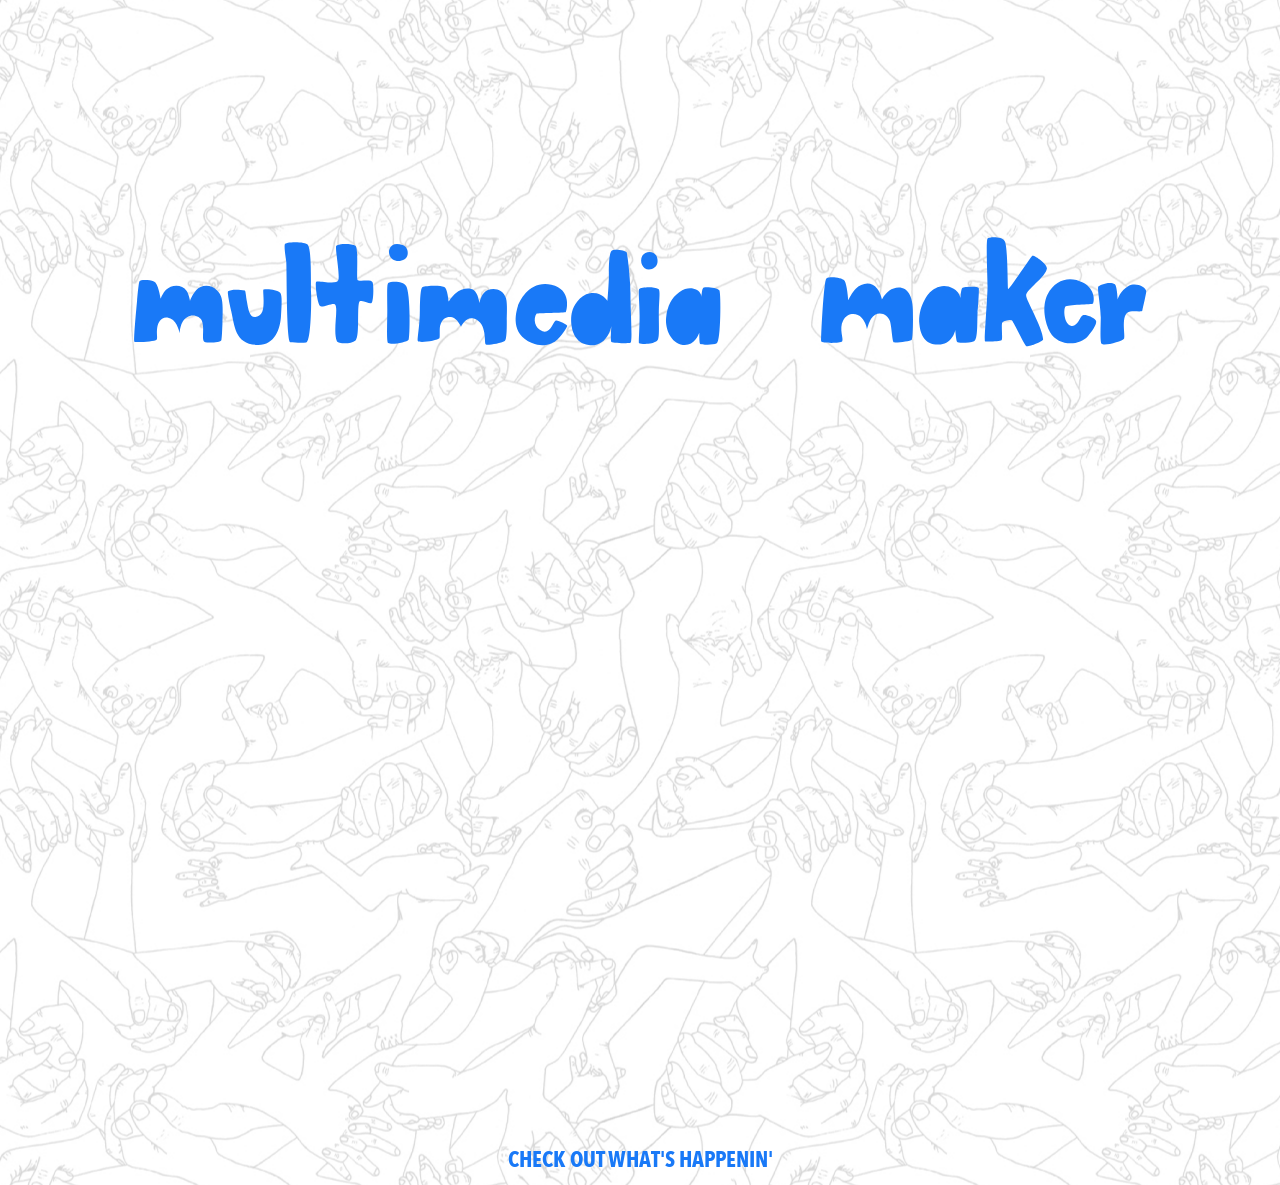
<file: index.html>
<!doctype html>
<html class="no-js" lang="">

    
<head>
    <meta charset="utf-8">
    <meta http-equiv="x-ua-compatible" content="ie=edge">
    <title>HEY THERE</title>
    <meta name="description" content="">
    <meta name="viewport" content="width=device-width, initial-scale=1">
    <link rel="stylesheet" href="css/normalize.css">
    <link rel="stylesheet" href="css/lightbox.css">
    <link rel="stylesheet" href="css/style.css">
    <link rel="stylesheet" href="css/fonts.css">
    <link rel="stylesheet" href="js/main.js">
</head>

    
<body>
    <div class="splash">
           <img class="mmm-1" src="img/mmm.svg" alt="multimediamaker"/>
           <img class="mmm-2" src="img/mmm2.svg" alt="multimediamaker"/>
            <a href="home.html" class="splash-arrow">CHECK OUT WHAT'S HAPPENIN'</a>
    </div>
    
    <script src="js/vendor/modernizr-3.5.0.min.js"></script>
    <script src="https://code.jquery.com/jquery-3.2.1.min.js" integrity="sha256-hwg4gsxgFZhOsEEamdOYGBf13FyQuiTwlAQgxVSNgt4=" crossorigin="anonymous"></script>
    <script>window.jQuery || document.write('<script src="js/vendor/jquery-3.2.1.min.js"><\/script>')</script>
    <script src="js/main.js"></script>
    <script src="js/vendor/lightbox.js"></script>
    <script src="js/vendor/masonry.pkgd.min.js"></script>
    <!-- Google Analytics: change UA-XXXXX-Y to be your site's ID. -->
    <script>
        window.ga=function(){ga.q.push(arguments)};ga.q=[];ga.l=+new Date;
        ga('create','UA-XXXXX-Y','auto');ga('send','pageview')
    </script>
    <script src="https://www.google-analytics.com/analytics.js" async defer></script>
    
    <script>
    $('.grid').masonry({
      // set itemSelector so .grid-sizer is not used in layout
      itemSelector: '.grid-item',
      // use element for option
      columnWidth: '.grid-sizer',
      percentPosition: true
    })
    </script>
    
    
</body>


</html>
</file>
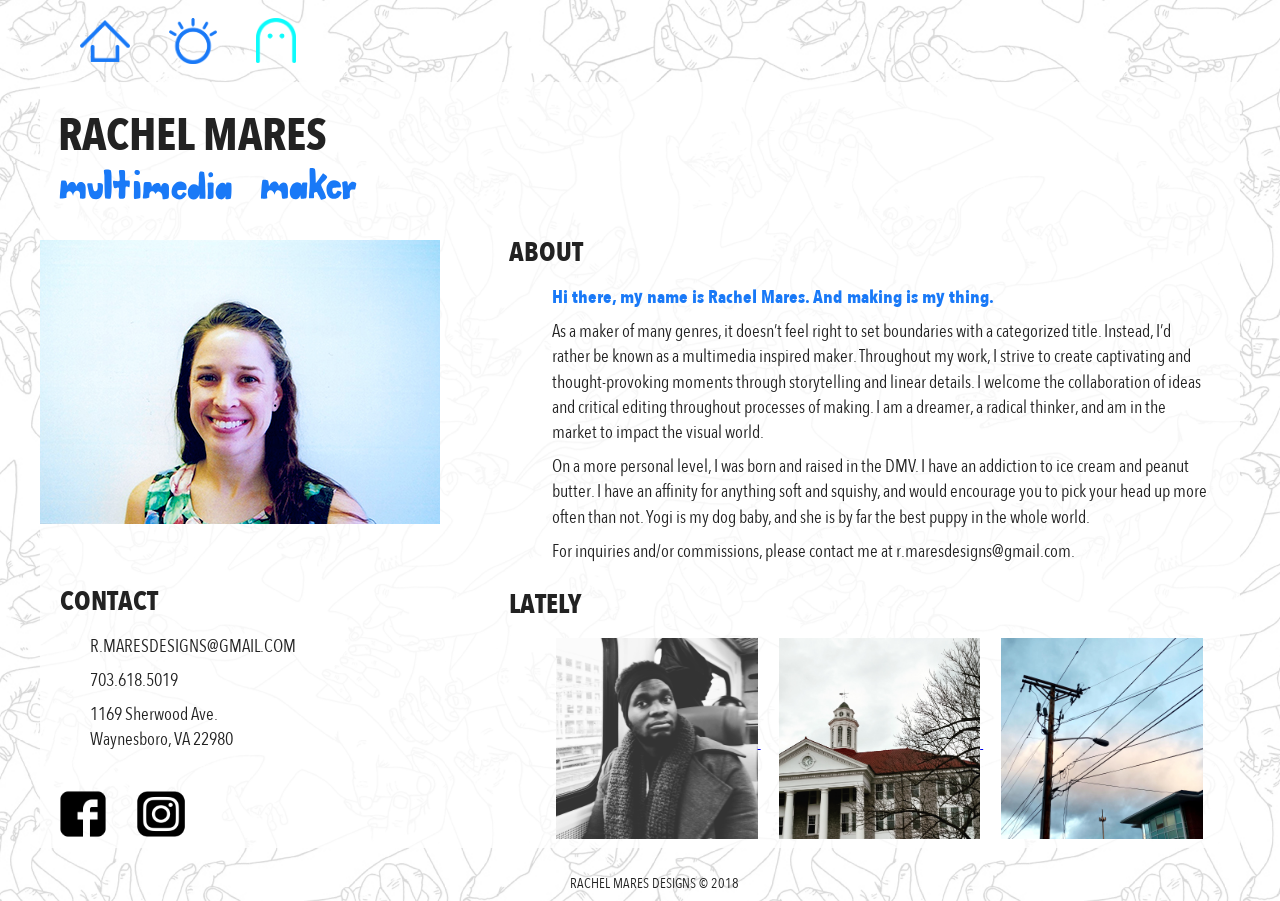
<file: about.html>
<!doctype html>
<html class="no-js" lang="">

    
<head>
    <meta charset="utf-8">
    <meta http-equiv="x-ua-compatible" content="ie=edge">
    <title>MEH</title>
    <meta name="description" content="Hi there, my name is Rachel Mares. And making is my thing. Throughout my work, I strive to create captivating and thought-provoking moments through storytelling and linear details. I am a dreamer, a radical thinker, and am in the market to impact the visual world.">
    <meta name="viewport" content="width=device-width, initial-scale=1">
    <link rel="stylesheet" href="css/normalize.css">
    <link rel="stylesheet" href="css/lightbox.css">
    <link rel="stylesheet" href="css/style.css">
    <link rel="stylesheet" href="css/fonts.css">
</head>


<body>
    <div class="container">
    
     <header>
        <nav>
            <ul>
                <li><a href="home.html"><img src="img/navicon-1.png" width="50px" height=""/></a></li>
                <li><a href="work.html"><img src="img/navicon-2.png" width="48px" height=""/></a></li>
                <li><a href="about.html"><img src="img/navicon-3_teal.png" width="40px" height=""/></a></li>
            </ul>
        </nav>
    </header>
    

    <div class="overlay">    
    
    <h1>RACHEL MARES</h1>
    <img class="mmm" src="img/mmm2.svg" alt="mmm"/>
        
        
    <img class="profile" src="img/profile.jpg" alt="profile pic"/>
        
    <div class="about">
        <h2>ABOUT</h2>
        <p><span class="hi">Hi there, my name is Rachel Mares. And making is my thing.</span></p>
        <p>As a maker of many genres, it doesn’t feel right to set boundaries with a categorized title. Instead, I’d rather be known as a multimedia inspired maker. Throughout my work, I strive to create captivating and thought-provoking moments through storytelling and linear details. I welcome the collaboration of ideas and critical editing throughout processes of making. I am a dreamer, a radical thinker, and am in the market to impact the visual world.</p>
        <p>On a more personal level, I was born and raised in the DMV. I have an addiction to ice cream and peanut butter. I have an affinity for anything soft and squishy, and would encourage you to pick your head up more often than not. Yogi is my dog baby, and she is by far the best puppy in the whole world.</p>
        <p>For inquiries and/or commissions, please contact me at r.maresdesigns@gmail.com.</p>
    </div>    
    
    
   <div class="contact">
        <h2 class="contacth2">CONTACT</h2>
        <p class="email">R.MARESDESIGNS@GMAIL.COM</p>
        <p>703.618.5019</p>
        <p>1169 Sherwood Ave.
        <br>Waynesboro, VA 22980</p>
    </div>
        
    <div class="lately">   
    <h2>LATELY</h2>
        <a class="insta" href="img/insta1.jpg" data-lightbox="design" data-title="Show Stopper">
                <img class="left" src="img/insta1_T.jpg"  alt="lately"/>
        </a>
        
        <a class="insta" href="img/insta2.jpg" data-lightbox="design" data-title="Winter Limbs">
            <img class="mid" src="img/insta2.jpg"  alt="lately"/>
        </a>
    
        <a class="insta" href="img/insta3.jpg" data-lightbox="design" data-title="Morning Views">
            <img class="right" src="img/insta3_T.jpg"  alt="lately"/>
        </a>
    </div>        
   
        
        
    <div class="icons">
        <a href="https://www.facebook.com/rachel.j.mares" target="_blank"><img class="social" src="img/fb.png" width="50" height="50" alt="fb"/></a>
        <a href="https://www.instagram.com/the_bearclub/" target="_blank"><img class="social" src="img/insta.png" width="70" height="50" alt="insta"/></a>    
    </div>
    
        
        
    </div> <!--overlay background-->
            
    </div><!--end of container-->




    <script src="js/vendor/modernizr-3.5.0.min.js"></script>
    <script src="https://code.jquery.com/jquery-3.2.1.min.js" integrity="sha256-hwg4gsxgFZhOsEEamdOYGBf13FyQuiTwlAQgxVSNgt4=" crossorigin="anonymous"></script>
    <script>window.jQuery || document.write('<script src="js/vendor/jquery-3.2.1.min.js"><\/script>')</script>
    <script src="js/main.js"></script>
    <script src="js/vendor/lightbox.js"></script>

    <!-- Google Analytics: change UA-XXXXX-Y to be your site's ID. -->
    <script>
        window.ga=function(){ga.q.push(arguments)};ga.q=[];ga.l=+new Date;
        ga('create','UA-XXXXX-Y','auto');ga('send','pageview')
    </script>
    <script src="https://www.google-analytics.com/analytics.js" async defer></script>
</body>

<footer> 
<p class="foot">RACHEL MARES DESIGNS &copy; 2018</p>
</footer>   

</html>
</file>
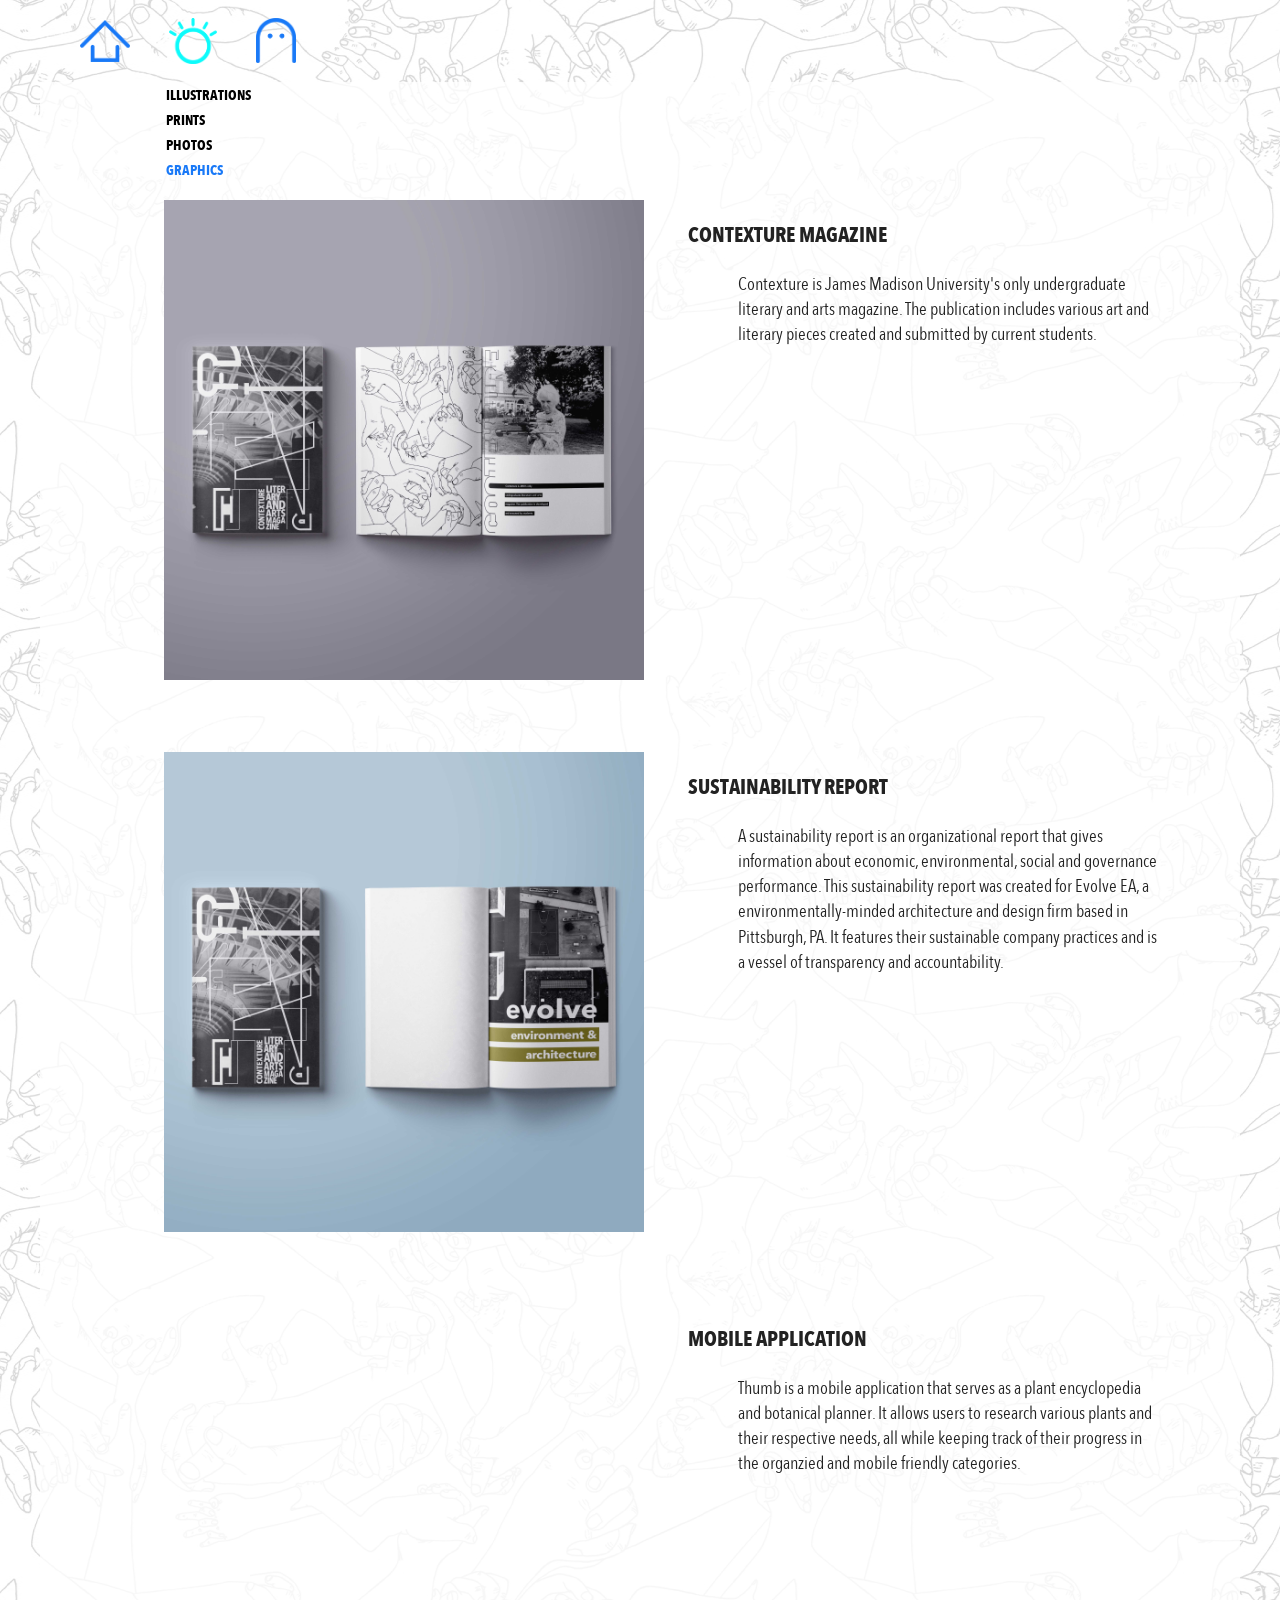
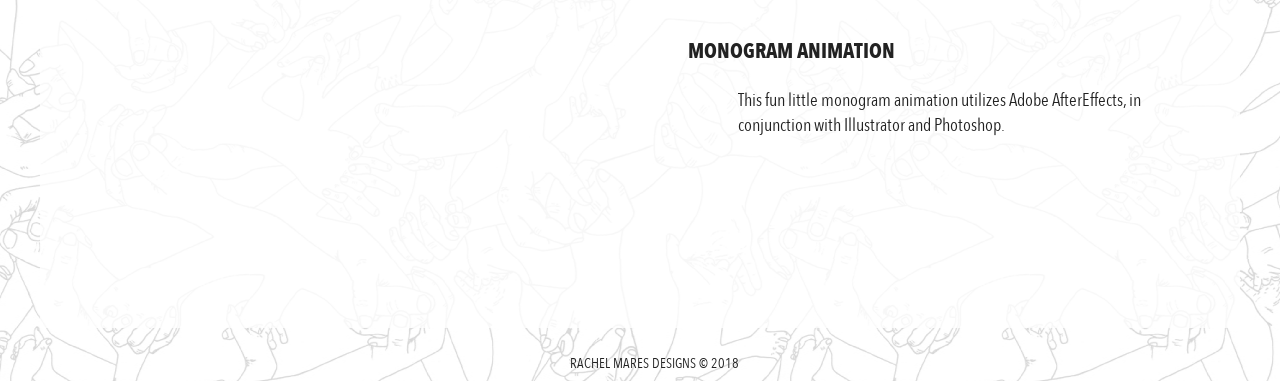
<file: graphics.html>
<!doctype html>
<html class="no-js" lang="">

    
<head>
    <meta charset="utf-8">
    <meta http-equiv="x-ua-compatible" content="ie=edge">
    <title>GRAPHIC STUFF</title>
    <meta name="description" content="Hi there, my name is Rachel Mares. And making is my thing. Throughout my work, I strive to create captivating and thought-provoking moments through storytelling and linear details. I am a dreamer, a radical thinker, and am in the market to impact the visual world.">
    <meta name="viewport" content="width=device-width, initial-scale=1">
    <link rel="stylesheet" href="css/normalize.css">
    <link rel="stylesheet" href="css/lightbox.css">
    <link rel="stylesheet" href="css/style.css">
    <link rel="stylesheet" href="css/fonts.css">
</head>


<body>
    <div class="container">
    
    <header>
        <nav>
            <ul>
                <li><a href="home.html"><img src="img/navicon-1.png" width="50px" height=""/></a></li>
                <li><a href="work.html"><img src="img/navicon-2_teal.png" width="48px" height=""/></a></li>
                <li><a href="about.html"><img src="img/navicon-3.png" width="40px" height=""/></a></li>
            </ul>
        </nav>
    </header>
    
    <div class="overlay"> 
    
        
    <div  class="subnav">
    <ul>
        <li><a href="shop.html">ILLUSTRATIONS</a></li>
        <li><a href="prints.html">PRINTS</a></li>
        <li><a href="photos.html">PHOTOS</a></li>
        <li><a class="selected" href="graphics.html">GRAPHICS</a></li>
    </ul>
    </div>
    
    
    <a class="" href="img/contexture1.jpg" data-lightbox="1" data-title="Contexture">
        <img class="shop" src="img/contexture1.jpg" alt="Contexture"/></a>
    <a href="img/contexture2.jpg" data-lightbox="1" data-title="Contexture">
        <img class="nonshop" src="img/contexture2.jpg" alt="moments"/></a>
    <a href="img/contexture3.jpg" data-lightbox="1" data-title="Contexture">
        <img class="nonshop" src="img/contexture3.jpg" alt="moments"/></a>
    <a href="img/contexture4.jpg" data-lightbox="1" data-title="Contexture">
        <img class="nonshop" src="img/contexture4.jpg" alt="moments"/></a>
    <a href="img/contexture5.jpg" data-lightbox="1" data-title="Contexture">
        <img class="nonshop" src="img/contexture5.jpg" alt="moments"/></a>
    <a href="img/contexture6.jpg" data-lightbox="1" data-title="Contexture">
        <img class="nonshop" src="img/contexture6.jpg" alt="moments"/></a>
    <a href="img/contexture7.jpg" data-lightbox="1" data-title="Contexture">
        <img class="nonshop" src="img/contexture7.jpg" alt="moments"/></a>
    <a href="img/contexture8.jpg" data-lightbox="1" data-title="Contexture">
        <img class="nonshop" src="img/contexture8.jpg" alt="moments"/></a>
 
    <span class="description">
        <h3>CONTEXTURE MAGAZINE</h3>
        <p>Contexture is James Madison University's only undergraduate literary and arts magazine. The publication includes various art and literary pieces created and submitted by current students.</p>    
    </span> 
           
        
    <a class="" href="img/sustain1.jpg" data-lightbox="2" data-title="Sustainability Report">
        <img class="shop" src="img/sustain_T.jpg" alt="Sustainability Report"/></a>
    <a class="nonshop" href="img/sustain2.jpg" data-lightbox="2" data-title="Sustainability Report">
        <img class="" src="img/sustain2.jpg" alt="Sustainability Report"/></a>
    <a class="nonshop" href="img/sustain3.jpg" data-lightbox="2" data-title="Sustainability Report">
        <img class="" src="img/sustain3.jpg" alt="Sustainability Report"/></a>  
    <a class="nonshop" href="img/sustain4.jpg" data-lightbox="2" data-title="Sustainability Report">
        <img class="" src="img/sustain4.jpg" alt="Sustainability Report"/></a>
    <a class="nonshop" href="img/sustain5.jpg" data-lightbox="2" data-title="Sustainability Report">
        <img class="" src="img/sustain5.jpg" alt="Sustainability Report"/></a>
    <a class="nonshop" href="img/sustain6.jpg" data-lightbox="2" data-title="Sustainability Report">
        <img class="" src="img/sustain6.jpg" alt="Sustainability Report"/></a>
    <a class="nonshop" href="img/sustain7.jpg" data-lightbox="2" data-title="Sustainability Report">
        <img class="" src="img/sustain7.jpg" alt="Sustainability Report"/></a>
    <a class="nonshop" href="img/sustain8.jpg" data-lightbox="2" data-title="Sustainability Report">
        <img class="" src="img/sustain8.jpg" alt="Sustainability Report"/></a>
    <a class="nonshop" href="img/sustain9.jpg" data-lightbox="2" data-title="Sustainability Report">
        <img class="" src="img/sustain9.jpg" alt="Sustainability Report"/></a>
    <a class="nonshop" href="img/sustain10.jpg" data-lightbox="2" data-title="Sustainability Report">
        <img class="" src="img/sustain10.jpg" alt="Sustainability Report"/></a>
    <a class="nonshop" href="img/sustain11.jpg" data-lightbox="2" data-title="Sustainability Report">
        <img class="" src="img/sustain11.jpg" alt="Sustainability Report"/></a>
    <a class="nonshop" href="img/sustain12.jpg" data-lightbox="2" data-title="Sustainability Report">
        <img class="" src="img/sustain12.jpg" alt="Sustainability Report"/></a>
    <a class="nonshop" href="img/sustain13.jpg" data-lightbox="2" data-title="Sustainability Report">
        <img class="" src="img/sustain13.jpg" alt="Sustainability Report"/></a>
    <a class="nonshop" href="img/sustain14.jpg" data-lightbox="2" data-title="Sustainability Report">
        <img class="" src="img/sustain14.jpg" alt="Sustainability Report"/></a>
    <a class="nonshop" href="img/sustain15.jpg" data-lightbox="2" data-title="Sustainability Report">
        <img class="" src="img/sustain15.jpg" alt="Sustainability Report"/></a>  
    <span class="description">
        <h3>SUSTAINABILITY REPORT</h3>
        <p>A sustainability report is an organizational report that gives information about economic, environmental, social and governance performance. This sustainability report was created for Evolve EA, a environmentally-minded architecture and design firm based in Pittsburgh, PA. It features their sustainable company practices and is a vessel of transparency and accountability.</p>
    </span>
    
        
    <a class="" href="img/thumb.jpg" data-lightbox="3" data-title="thumb.">
        <video playsinline autoplay muted loop class="thumbvid">
            <source src="img/thumb.mp4" type="video/mp4">
        </video></a>
    <a class="" href="img/thumb1.jpg" data-lightbox="3" data-title="thumb.">
        <img class="nonshop" src="img/thumb1.jpg" alt="thumb."/></a>
    <a class="" href="img/thumbb.jpg" data-lightbox="3" data-title="thumb.">
        <img class="nonshop" src="img/thumbb.jpg" alt="thumb."/></a>
    <a class="" href="img/thumb2.jpg" data-lightbox="3" data-title="thumb.">
        <img class="nonshop" src="img/thumb2.jpg" alt="thumb."/></a>
    <a class="" href="img/thumb3.jpg" data-lightbox="3" data-title="thumb.">
        <img class="nonshop" src="img/thumb3.jpg" alt="thumb."/></a>
    <a class="" href="img/thumb4.jpg" data-lightbox="3" data-title="thumb.">
        <img class="nonshop" src="img/thumb4.jpg" alt="thumb."/></a>
    <a class="" href="img/thumb5.jpg" data-lightbox="3" data-title="thumb.">
        <img class="nonshop" src="img/thumb5.jpg" alt="thumb."/></a>
    <a class="" href="img/thumb6.jpg" data-lightbox="3" data-title="thumb.">
        <img class="nonshop" src="img/thumb6.jpg" alt="thumb."/></a>
    <a class="" href="img/thumb7.jpg" data-lightbox="3" data-title="thumb.">
        <img class="nonshop" src="img/thumb7.jpg" alt="thumb."/></a>
        
    <span class="description">
        <h3>MOBILE APPLICATION</h3>
        <p>Thumb is a mobile application that serves as a plant encyclopedia and botanical planner. It allows users to research various plants and their respective needs, all while keeping track of their progress in the organzied and mobile friendly categories.</p>
    </span>
    
    
        
    
    <video playsinline autoplay muted loop class="thumbvid">
            <source src="img/monogram.mp4" type="video/mp4">
        </video>
        
    <span class="description">
        <h3>MONOGRAM ANIMATION</h3>
        <p>This fun little monogram animation utilizes Adobe AfterEffects, in conjunction with Illustrator and Photoshop.</p>
    </span>
    
    

    
    
    
    
    
    </div><!--end of overlay-->
        
    </div><!--end of container-->




    <script src="js/vendor/modernizr-3.5.0.min.js"></script>
    <script src="https://code.jquery.com/jquery-3.2.1.min.js" integrity="sha256-hwg4gsxgFZhOsEEamdOYGBf13FyQuiTwlAQgxVSNgt4=" crossorigin="anonymous"></script>
    <script>window.jQuery || document.write('<script src="js/vendor/jquery-3.2.1.min.js"><\/script>')</script>
    <script src="js/main.js"></script>
    <script src="js/vendor/lightbox.js"></script>

    <!-- Google Analytics: change UA-XXXXX-Y to be your site's ID. -->
    <script>
        window.ga=function(){ga.q.push(arguments)};ga.q=[];ga.l=+new Date;
        ga('create','UA-XXXXX-Y','auto');ga('send','pageview')
    </script>
    <script src="https://www.google-analytics.com/analytics.js" async defer></script>
</body>

<footer> 
<p class="foot">RACHEL MARES DESIGNS &copy; 2018</p>
</footer>   

</html>
</file>
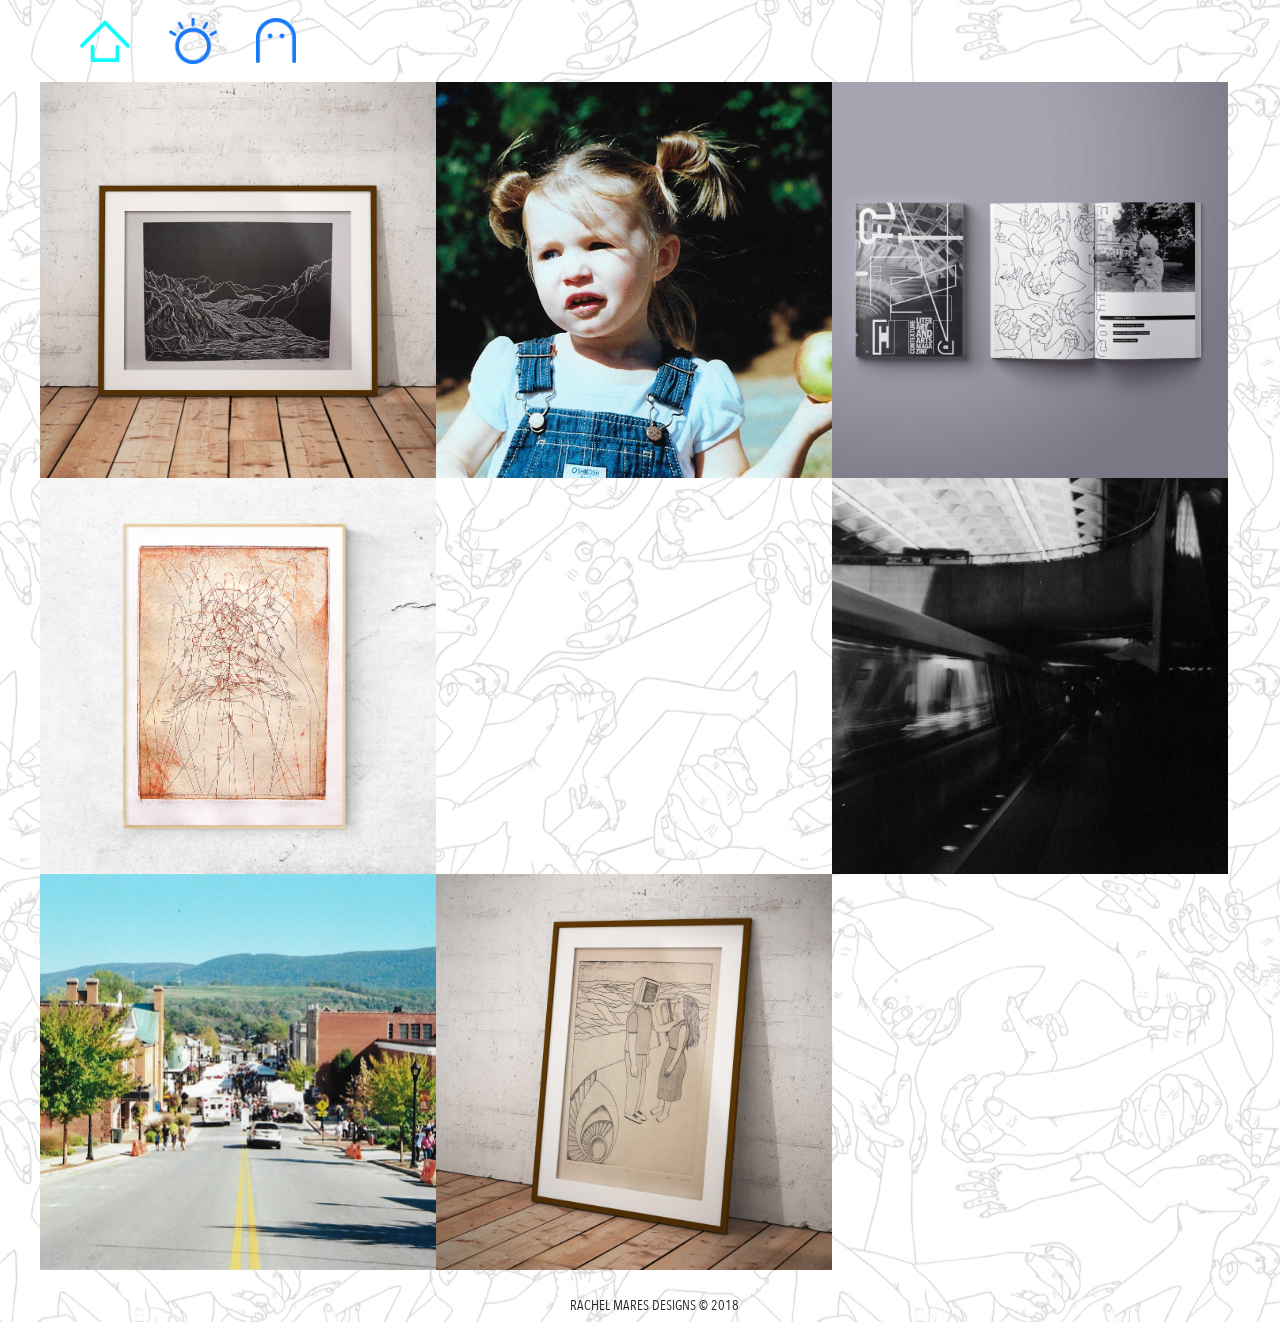
<file: home.html>
<!doctype html>
<html class="no-js" lang="">

    
<head>
    <meta charset="utf-8">
    <meta http-equiv="x-ua-compatible" content="ie=edge">
    <title>HOME</title>
    <meta name="description" content="Hi there, my name is Rachel Mares. And making is my thing. Throughout my work, I strive to create captivating and thought-provoking moments through storytelling and linear details. I am a dreamer, a radical thinker, and am in the market to impact the visual world.">
    <meta name="viewport" content="width=device-width, initial-scale=1">
    <link rel="stylesheet" href="css/normalize.css">
    <link rel="stylesheet" href="css/lightbox.css">
    <link rel="stylesheet" href="css/style.css">
    <link rel="stylesheet" href="css/fonts.css">
    <link rel="stylesheet" href="js/main.js">
</head>

    
<body>
    <div class="container">
        
    <header>
        <nav>
            <ul>
                <li><a href="home.html"><img src="img/navicon-1_teal.png" width="50px" height=""/></a></li>
                <li><a href="work.html"><img src="img/navicon-2.png" width="48px" height=""/></a></li>
                <li><a href="about.html"><img src="img/navicon-3.png" width="40px" height=""/></a></li>
            </ul>
        </nav>
    </header>
    
<div class="row1">    
        
    <div class="grid">  
        <a href="img/aintno.jpg" data-lightbox="1" data-title="Ain't No">
            <img class="square" src="img/aintno_t.jpg" alt="aintno"/></a>
    </div>
        
    <div class="grid">
        <a class="" href="img/norah.jpg" data-lightbox="2" data-title="Apples">
            <img class="square" src="img/norah_T.jpg" alt="norah"/></a>
    </div>
        
    <div class="grid">
        <a href="img/contexture1.jpg" data-lightbox="9" data-title="Contexture">
            <img class="square" src="img/contexture1.jpg" alt="Contexture"/></a>
    </div>
</div>     
        
<div class="row2">         
    <div class="grid">
        <a href="img/feels.jpg" data-lightbox="3" data-title="The Feels">
            <img class="square" src="img/feels.jpg" alt="the feels"/></a>
    </div>
        
    <div class="grid">
        <video playsinline autoplay muted loop class="square">
            <source src="img/monogram.mp4" type="video/mp4">
        </video>
    </div>
        
    <div class="grid">
        <a href="img/metro.jpg" data-lightbox="4" data-title="Moments">
            <img class="square" src="img/metro_T.jpg" alt="moments"/></a>
    </div>
</div>    
    
<div class="row3"> 
    <div class="grid">
         <a href="img/boro.jpg" data-lightbox="7" data-title="Waynesboro">
            <img class="square" src="img/boro_T.jpg"  alt="the boro"/></a>
    </div>
    
    <div class="grid">
        <a href="img/itis.jpg" data-lightbox="6" data-title="It Is What It Is">
            <img class="square" src="img/itis_t.jpg" alt="it is what it is"/></a>
    </div>
    
    <div class="grid">
         <a class="" href="img/thumb.jpg" data-lightbox="5" data-title="thumb.">
            <video playsinline autoplay muted loop class="square">
                <source src="img/thumb.mp4" type="video/mp4">
            </video></a>
    </div>
</div>        
     
        <!--IT IS-->
        <a class="itis" href="img/itis2.jpg" data-lightbox="6" data-title="It Is What It Is">
            <img class="" src="img/itis2.jpg" alt="it it what it is"/></a>
        <a class="itis" href="img/itis3.jpg" data-lightbox="6" data-title="It Is What It Is">
            <img class="" src="img/itis3.jpg" alt="it it what it is"/></a>
        
        <!--AINT NO-->
        <a class="aintno" href="img/aintno2.jpg" data-lightbox="1" data-title="Ain't No">
            <img class="" src="img/aintno2.jpg" alt="aintno"/></a>
        <a class="aintno" href="img/aintno3.jpg" data-lightbox="1" data-title="Ain't No">
            <img class="" src="img/aintno3.jpg" alt="aintno"/></a>
       
        <!--FEELS-->
        <a class="itis" href="img/feels2.jpg" data-lightbox="3" data-title="The Feels">
            <img class="" src="img/feels2.jpg" alt="The Feels"/></a>
        
        
        
        <!--APPLES-->
        <a class="apples" href="img/apples.jpg" data-lightbox="2" data-title="Apples">
            <img class="" src="img/apples.jpg" alt="Apples"/></a>
        
        <a class="apples" href="img/apples2.jpg" data-lightbox="2" data-title="Apples">
            <img class="" src="img/apples2.jpg" alt="Apples"/></a>
        
        <a class="apples" href="img/apples3.jpg" data-lightbox="2" data-title="Apples">
            <img class="" src="img/apples3.jpg" alt="Apples"/></a>
        
        <a class="apples" href="img/apples4.jpg" data-lightbox="2" data-title="Apples">
            <img class="" src="img/apples4.jpg" alt="Apples"/></a>
        
        <a class="apples" href="img/apples5.jpg" data-lightbox="2" data-title="Apples">
            <img class="" src="img/apples5.jpg" alt="Apples"/></a>
        
        <a class="apples" href="img/apples6.jpg" data-lightbox="2" data-title="Apples">
            <img class="" src="img/apples6.jpg" alt="Apples"/></a>
        
        <a class="apples" href="img/apples7.jpg" data-lightbox="2" data-title="Apples">
            <img class="" src="img/apples7.jpg" alt="Apples"/></a>
        
        <a class="apples" href="img/apples8.jpg" data-lightbox="2" data-title="Apples">
            <img class="" src="img/apples8.jpg" alt="Apples"/></a>
        
        <a class="apples" href="img/apples9.jpg" data-lightbox="2" data-title="Apples">
            <img class="" src="img/apples9.jpg" alt="Apples"/></a>
        
        <a class="apples" href="img/apples10.jpg" data-lightbox="2" data-title="Apples">
            <img class="" src="img/apples10.jpg" alt="Apples"/></a>
        
        <a class="apples" href="img/apples11.jpg" data-lightbox="2" data-title="Apples">
            <img class="" src="img/apples11.jpg" alt="Apples"/></a>
        
        <a class="apples" href="img/apples12.jpg" data-lightbox="2" data-title="Apples">
            <img class="" src="img/apples12.jpg" alt="Apples"/></a>
        
        <a class="apples" href="img/apples13.jpg" data-lightbox="2" data-title="Apples">
            <img class="" src="img/apples13.jpg" alt="Apples"/></a>
        
        <a class="apples" href="img/apples14.jpg" data-lightbox="2" data-title="Apples">
            <img class="" src="img/apples14.jpg" alt="Apples"/></a>
        
        <a class="apples" href="img/apples15.jpg" data-lightbox="2" data-title="Apples">
            <img class="" src="img/apples15.jpg" alt="Apples"/></a>
        
        
        <!--MOMENTS-->
        <a class="moments" href="img/moments7.jpg" data-lightbox="4" data-title="Moments">
            <img class="" src="img/moments7.jpg" alt="Moments"/></a>
        
        <a class="moments" href="img/moments8.jpg" data-lightbox="4" data-title="Moments">
            <img class="" src="img/moments8.jpg" alt="Moments"/></a>
        
        <a class="moments" href="img/moments.jpg" data-lightbox="4" data-title="Moments">
            <img class="" src="img/moments.jpg" alt="Moments"/></a>
        
        <a class="moments" href="img/moments2.jpg" data-lightbox="4" data-title="Moments">
            <img class="" src="img/moments2.jpg" alt="Moments"/></a>
        
        <a class="moments" href="img/moments3.jpg" data-lightbox="4" data-title="Moments">
            <img class="" src="img/moments3.jpg" alt="Moments"/></a>
        
        <a class="moments" href="img/moments4.jpg" data-lightbox="4" data-title="Moments">
            <img class="" src="img/moments4.jpg" alt="Moments"/></a>
        
        <a class="moments" href="img/moments5.jpg" data-lightbox="4" data-title="Moments">
            <img class="" src="img/moments5.jpg" alt="Moments"/></a>
        
        <a class="moments" href="img/moments9.jpg" data-lightbox="4" data-title="Moments">
            <img class="" src="img/moments9.jpg" alt="Moments"/></a>
        
        <a class="moments" href="img/moments6.jpg" data-lightbox="4" data-title="Moments">
            <img class="" src="img/moments6.jpg" alt="Moments"/></a>
        
        <a class="moments" href="img/moments10.jpg" data-lightbox="4" data-title="Moments">
            <img class="" src="img/moments10.jpg" alt="Moments"/></a>
        
        <a class="moments" href="img/moments11.jpg" data-lightbox="4" data-title="Moments">
            <img class="" src="img/moments11.jpg" alt="Moments"/></a>
        
        <a class="moments" href="img/moments12.jpg" data-lightbox="4" data-title="Moments">
            <img class="" src="img/moments12.jpg" alt="Moments"/></a>
        
        <a class="moments" href="img/moments13.jpg" data-lightbox="4" data-title="Moments">
            <img class="" src="img/moments13.jpg" alt="Moments"/></a>
        
        <a class="moments" href="img/moments14.jpg" data-lightbox="4" data-title="Moments">
            <img class="" src="img/moments14.jpg" alt="Moments"/></a>
        
        
        <!--PEOPLE-->
        <a class="peoples" href="img/people2.jpg" data-lightbox="10" data-title="Peoples">
            <img class="" src="img/people2.jpg" alt="Peoples"/></a>
        
        <a class="peoples" href="img/people3.jpg" data-lightbox="10" data-title="Peoples">
            <img class="" src="img/people3.jpg" alt="Peoples"/></a>
        
        <a class="peoples" href="img/people4.jpg" data-lightbox="10" data-title="Peoples">
            <img class="" src="img/people4.jpg" alt="Peoples"/></a>
        
        <a class="peoples" href="img/people5.jpg" data-lightbox="10" data-title="Peoples">
            <img class="" src="img/people5.jpg" alt="Peoples"/></a>
        
        <a class="peoples" href="img/people6.jpg" data-lightbox="10" data-title="Peoples">
            <img class="" src="img/people6.jpg" alt="Peoples"/></a>
        
        <a class="peoples" href="img/people7.jpg" data-lightbox="10" data-title="Peoples">
            <img class="" src="img/people7.jpg" alt="Peoples"/></a>
        
        <a class="peoples" href="img/people8.jpg" data-lightbox="10" data-title="Peoples">
            <img class="" src="img/people8.jpg" alt="Peoples"/></a>
        
   
        <!--THUMB-->
        <a class="thumb" href="img/thumbb.jpg" data-lightbox="5" data-title="thumb.">
            <img class="" src="img/thumbb.jpg" alt="thumb."/></a>
        
        <a class="thumb" href="img/thumb1.jpg" data-lightbox="5" data-title="thumb.">
            <img class="" src="img/thumb1.jpg" alt="thumb."/></a>
        
        <a class="thumb" href="img/thumb2.jpg" data-lightbox="5" data-title="thumb.">
            <img class="" src="img/thumb2.jpg" alt="thumb."/></a>
        
        <a class="thumb" href="img/thumb3.jpg" data-lightbox="5" data-title="thumb.">
            <img class="" src="img/thumb3.jpg" alt="thumb."/></a>
        
        <a class="thumb" href="img/thumb4.jpg" data-lightbox="5" data-title="thumb.">
            <img class="" src="img/thumb4.jpg" alt="thumb."/></a>
        
        <a class="thumb" href="img/thumb5.jpg" data-lightbox="5" data-title="thumb.">
            <img class="" src="img/thumb5.jpg" alt="thumb."/></a>
        
        <a class="thumb" href="img/thumb6.jpg" data-lightbox="5" data-title="thumb.">
            <img class="" src="img/thumb6.jpg" alt="thumb."/></a>
        
        <a class="thumb" href="img/thumb7.jpg" data-lightbox="5" data-title="thumb.">
            <img class="" src="img/thumb7.jpg" alt="thumb."/></a>
        
        <!--CONTEXTURE-->
        <a href="img/contexture2.jpg" data-lightbox="9" data-title="Contexture">
            <img class="nonshop" src="img/contexture2.jpg" alt="moments"/></a>
        <a href="img/contexture3.jpg" data-lightbox="9" data-title="Contexture">
            <img class="nonshop" src="img/contexture3.jpg" alt="moments"/></a>
        <a href="img/contexture4.jpg" data-lightbox="9" data-title="Contexture">
            <img class="nonshop" src="img/contexture4.jpg" alt="moments"/></a>
        <a href="img/contexture5.jpg" data-lightbox="9" data-title="Contexture">
            <img class="nonshop" src="img/contexture5.jpg" alt="moments"/></a>
        <a href="img/contexture6.jpg" data-lightbox="9" data-title="Contexture">
            <img class="nonshop" src="img/contexture6.jpg" alt="moments"/></a>
        <a href="img/contexture7.jpg" data-lightbox="9" data-title="Contexture">
            <img class="nonshop" src="img/contexture7.jpg" alt="moments"/></a>
        <a href="img/contexture8.jpg" data-lightbox="9" data-title="Contexture">
            <img class="nonshop" src="img/contexture8.jpg" alt="moments"/></a>
        
        
     
        

 

    </div><!--end of container-->




    <script src="js/vendor/modernizr-3.5.0.min.js"></script>
    <script src="https://code.jquery.com/jquery-3.2.1.min.js" integrity="sha256-hwg4gsxgFZhOsEEamdOYGBf13FyQuiTwlAQgxVSNgt4=" crossorigin="anonymous"></script>
    <script>window.jQuery || document.write('<script src="js/vendor/jquery-3.2.1.min.js"><\/script>')</script>
    <script src="js/main.js"></script>
    <script src="js/vendor/lightbox.js"></script>
    
    <!-- Google Analytics: change UA-XXXXX-Y to be your site's ID. -->
    <script>
        window.ga=function(){ga.q.push(arguments)};ga.q=[];ga.l=+new Date;
        ga('create','UA-XXXXX-Y','auto');ga('send','pageview')
    </script>
    <script src="https://www.google-analytics.com/analytics.js" async defer></script>
    
<script>
$('.grid').masonry({
  // set itemSelector so .grid-sizer is not used in layout
  itemSelector: '.grid-item',
  // use element for option
  columnWidth: '.grid-sizer',
  percentPosition: true
})
</script>
    
    
</body>

<div class="clearfix"></div>    
    
<footer> 
<p class="foot">RACHEL MARES DESIGNS &copy; 2018</p>
</footer>
    
</html>
</file>
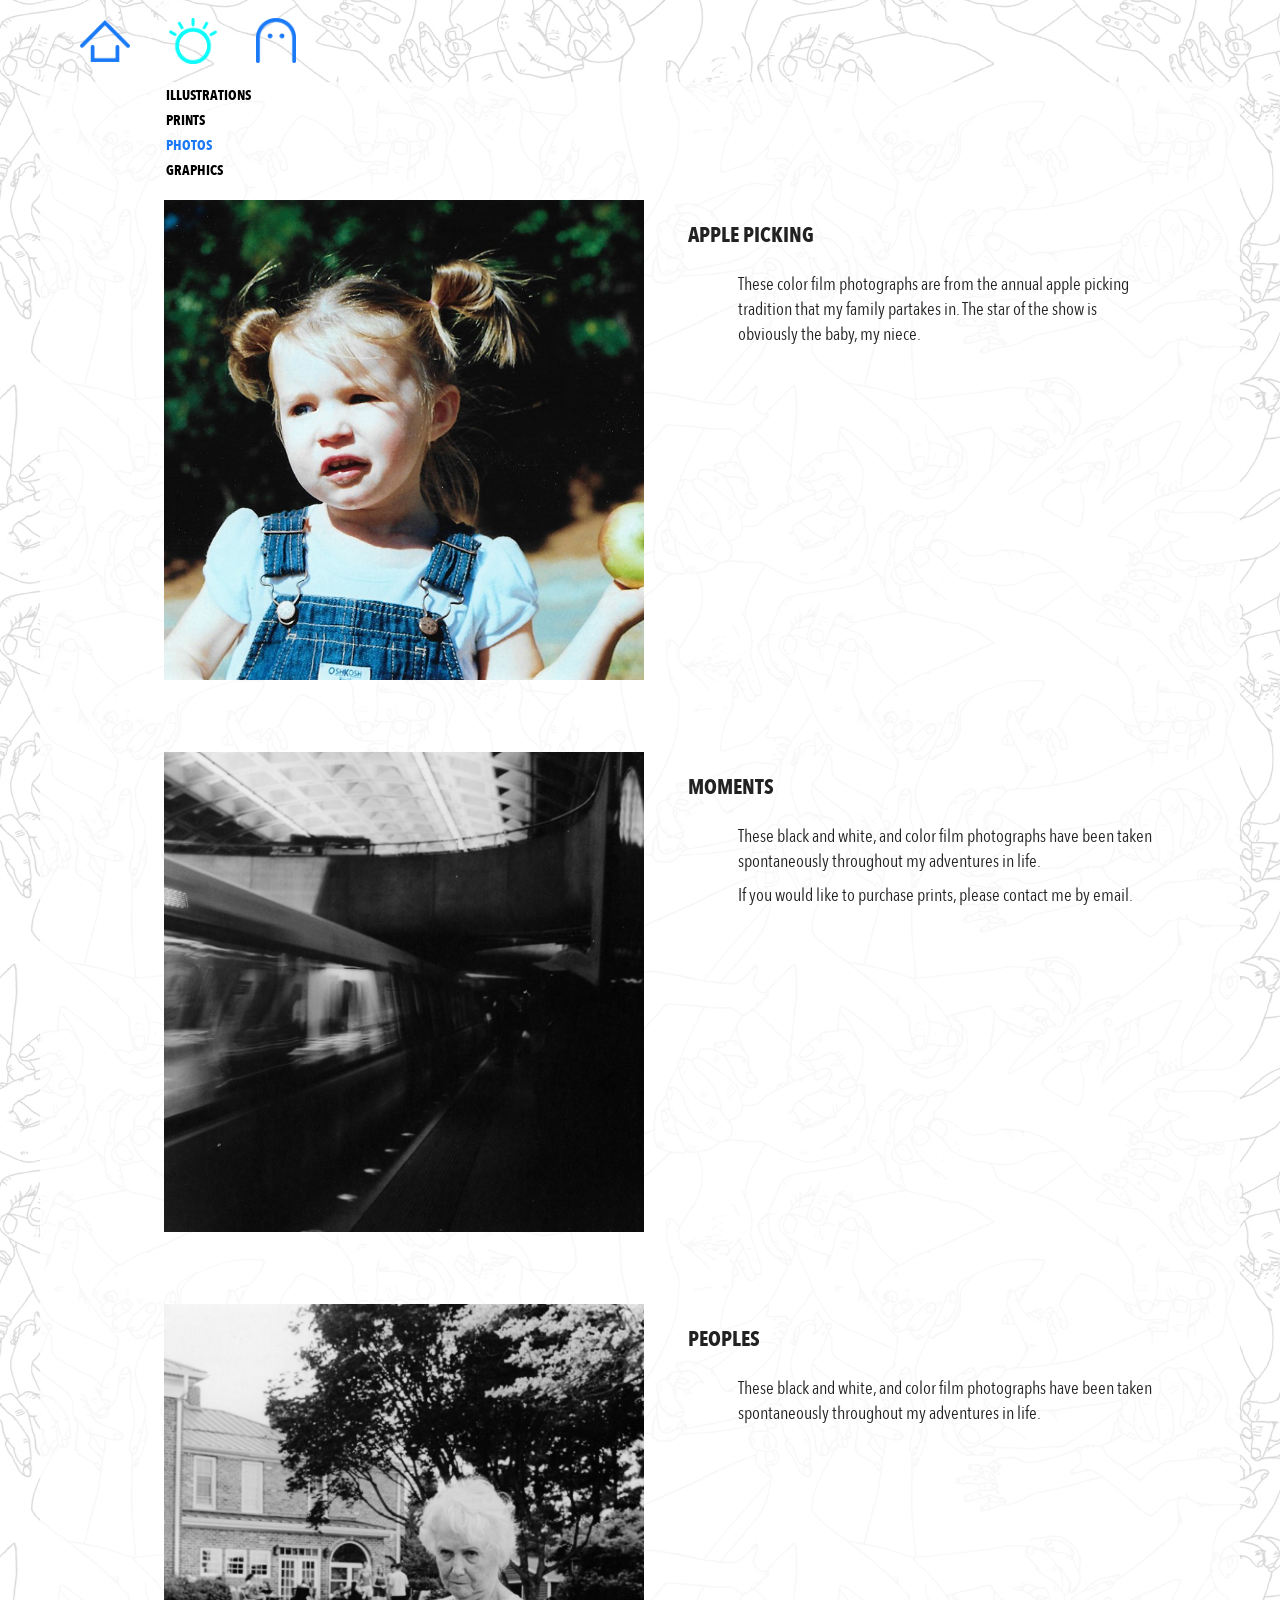
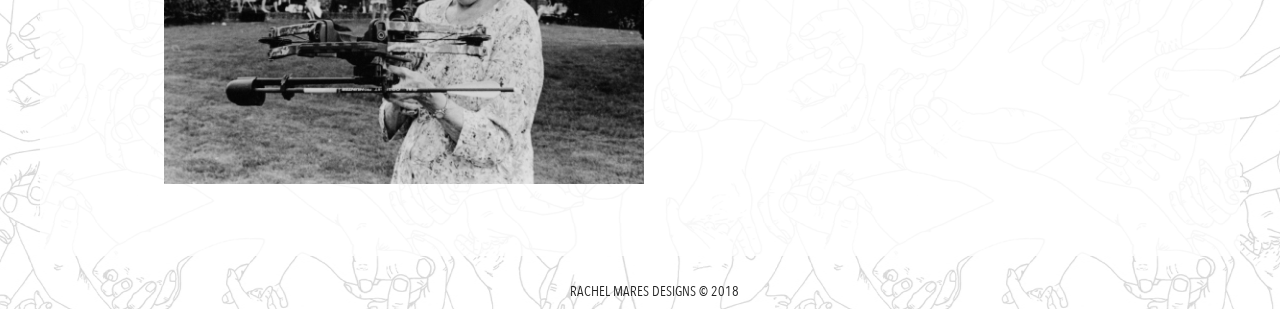
<file: photos.html>
<!doctype html>
<html class="no-js" lang="">

    
<head>
    <meta charset="utf-8">
    <meta http-equiv="x-ua-compatible" content="ie=edge">
    <title>PHOTO STUFF</title>
    <meta name="description" content="Hi there, my name is Rachel Mares. And making is my thing. Throughout my work, I strive to create captivating and thought-provoking moments through storytelling and linear details. I am a dreamer, a radical thinker, and am in the market to impact the visual world.">
    <meta name="viewport" content="width=device-width, initial-scale=1">
    <link rel="stylesheet" href="css/normalize.css">
    <link rel="stylesheet" href="css/lightbox.css">
    <link rel="stylesheet" href="css/style.css">
    <link rel="stylesheet" href="css/fonts.css">
</head>


<body>
    <div class="container">
    
    <header>
        <nav>
            <ul>
                <li><a href="home.html"><img src="img/navicon-1.png" width="50px" height=""/></a></li>
                <li><a href="work.html"><img src="img/navicon-2_teal.png" width="48px" height=""/></a></li>
                <li><a href="about.html"><img src="img/navicon-3.png" width="40px" height=""/></a></li>
            </ul>
        </nav>
    </header>
    
    <div class="overlay"> 
    
        
    <div  class="subnav">
    <ul>
        <li><a href="shop.html">ILLUSTRATIONS</a></li>
        <li><a href="prints.html">PRINTS</a></li>
        <li><a class="selected" href="photos.html">PHOTOS</a></li>
        <li><a href="graphics.html">GRAPHICS</a></li>
    </ul>
    </div>
    
    
    <a class="" href="img/norah.jpg" data-lightbox="1" data-title="Apples">
        <img class="shop" src="img/norah_T.jpg" alt="Apples"/></a> 
    <a class="" href="img/apples.jpg" data-lightbox="1" data-title="Apples">
        <img class="nonshop" src="img/apples.jpg" alt="Apples"/></a> 
    <a class="" href="img/apples2.jpg" data-lightbox="1" data-title="Apples">
        <img class="nonshop" src="img/apples2.jpg" alt="Apples"/></a>
    <a class="" href="img/apples3.jpg" data-lightbox="1" data-title="Apples">
        <img class="nonshop" src="img/apples3.jpg" alt="Apples"/></a>
    <a class="" href="img/apples4.jpg" data-lightbox="1" data-title="Apples">
        <img class="nonshop" src="img/apples4.jpg" alt="Apples"/></a>
    <a class="" href="img/apples5.jpg" data-lightbox="1" data-title="Apples">
        <img class="nonshop" src="img/apples5.jpg" alt="Apples"/></a>
    <a class="" href="img/apples6.jpg" data-lightbox="1" data-title="Apples">
        <img class="nonshop" src="img/apples6.jpg" alt="Apples"/></a>
    <a class="" href="img/apples7.jpg" data-lightbox="1" data-title="Apples">
        <img class="nonshop" src="img/apples7.jpg" alt="Apples"/></a>
    <a class="" href="img/apples8.jpg" data-lightbox="1" data-title="Apples">
        <img class="nonshop" src="img/apples8.jpg" alt="Apples"/></a>
    <a class="" href="img/apples9.jpg" data-lightbox="1" data-title="Apples">
        <img class="nonshop" src="img/apples9.jpg" alt="Apples"/></a>
    <a class="" href="img/apples10.jpg" data-lightbox="1" data-title="Apples">
        <img class="nonshop" src="img/apples10.jpg" alt="Apples"/></a>
    <a class="" href="img/apples11.jpg" data-lightbox="1" data-title="Apples">
        <img class="nonshop" src="img/apples11.jpg" alt="Apples"/></a>
    <a class="" href="img/apples12.jpg" data-lightbox="1" data-title="Apples">
        <img class="nonshop" src="img/apples12.jpg" alt="Apples"/></a>
    <a class="" href="img/apples13.jpg" data-lightbox="1" data-title="Apples">
        <img class="nonshop" src="img/apples13.jpg" alt="Apples"/></a>
    <a class="" href="img/apples14.jpg" data-lightbox="1" data-title="Apples">
        <img class="nonshop" src="img/apples14.jpg" alt="Apples"/></a>
    <a class="" href="img/apples15.jpg" data-lightbox="1" data-title="Apples">
        <img class="nonshop" src="img/apples15.jpg" alt="Apples"/></a>
    <span class="description">
        <h3>APPLE PICKING</h3>
        <p>These color film photographs are from the annual apple picking tradition that my family partakes in. The star of the show is obviously the baby, my niece.</p>    
    </span>
    
        
        
    <a class="" href="img/metro.jpg" data-lightbox="2" data-title="Moments">
        <img class="shop" src="img/metro-shop_T.jpg" alt="Moments"/></a>
    <a class="" href="img/moments7.jpg" data-lightbox="2" data-title="Moments">
        <img class="nonshop" src="img/moments7.jpg" alt="Moments"/></a>     
    <a class="" href="img/moments8.jpg" data-lightbox="2" data-title="Moments">
        <img class="nonshop" src="img/moments8.jpg" alt="Moments"/></a>
    <a class="" href="img/moments.jpg" data-lightbox="2" data-title="Moments">
        <img class="nonshop" src="img/moments.jpg" alt="Moments"/></a>
    <a class="" href="img/moments2.jpg" data-lightbox="2" data-title="Moments">
        <img class="nonshop" src="img/moments2.jpg" alt="Moments"/></a>
    <a class="" href="img/moments3.jpg" data-lightbox="2" data-title="Moments">
        <img class="nonshop" src="img/moments3.jpg" alt="Moments"/></a>
    <a class="" href="img/moments4.jpg" data-lightbox="2" data-title="Moments">
        <img class="nonshop" src="img/moments4.jpg" alt="Moments"/></a>
    <a class="" href="img/moments5.jpg" data-lightbox="2" data-title="Moments">
        <img class="nonshop" src="img/moments5.jpg" alt="Moments"/></a>
    <a class="" href="img/moments9.jpg" data-lightbox="2" data-title="Moments">
        <img class="nonshop" src="img/moments9.jpg" alt="Moments"/></a>
    <a class="" href="img/moments6.jpg" data-lightbox="2" data-title="Moments">
        <img class="nonshop" src="img/moments6.jpg" alt="Moments"/></a>
    <a class="" href="img/moments10.jpg" data-lightbox="2" data-title="Moments">
        <img class="nonshop" src="img/moments10.jpg" alt="Moments"/></a>
    <a class="" href="img/moments11.jpg" data-lightbox="2" data-title="Moments">
        <img class="nonshop" src="img/moments11.jpg" alt="Moments"/></a>
    <a class="" href="img/moments12.jpg" data-lightbox="2" data-title="Moments">
        <img class="nonshop" src="img/moments12.jpg" alt="Moments"/></a>
    <a class="" href="img/moments13.jpg" data-lightbox="2" data-title="Moments">
        <img class="nonshop" src="img/moments13.jpg" alt="Moments"/></a>
    <a class="" href="img/moments14.jpg" data-lightbox="2" data-title="Moments">
        <img class="nonshop" src="img/moments14.jpg" alt="Moments"/></a>        
    <span class="description">
        <h3>MOMENTS</h3>
        <p>These black and white, and color film photographs have been taken spontaneously throughout my adventures in life.</p>
        <p>If you would like to purchase prints, please contact me by email.</p>
    </span>    
        
    <a class="" href="img/people.jpg" data-lightbox="3" data-title="">
        <img class="shop" src="img/people-shop_T.jpg" alt="Peoples"/></a>
    
    <a class="" href="img/people2.jpg" data-lightbox="3" data-title="Peoples">
        <img class="nonshop" src="img/people2.jpg" alt="Peoples"/></a>
        
    <a class="" href="img/people3.jpg" data-lightbox="3" data-title="Peoples">
        <img class="nonshop" src="img/people3.jpg" alt="Peoples"/></a>

    <a class="" href="img/people4.jpg" data-lightbox="3" data-title="Peoples">
        <img class="nonshop" src="img/people4.jpg" alt="Peoples"/></a>

    <a class="" href="img/people5.jpg" data-lightbox="3" data-title="Peoples">
        <img class="nonshop" src="img/people5.jpg" alt="Peoples"/></a>

    <a class="" href="img/people6.jpg" data-lightbox="3" data-title="Peoples">
        <img class="nonshop" src="img/people6.jpg" alt="Peoples"/></a>

    <a class="" href="img/people7.jpg" data-lightbox="3" data-title="Peoples">
        <img class="nonshop" src="img/people7.jpg" alt="Peoples"/></a>

    <a class="" href="img/people8.jpg" data-lightbox="3" data-title="Peoples">
        <img class="nonshop" src="img/people8.jpg" alt="Peoples"/></a>
        
    <span class="description">
        <h3>PEOPLES</h3>
        <p>These black and white, and color film photographs have been taken spontaneously throughout my adventures in life.</p>
    </span>
    
    
    
    
        
        
    
    

    
    
    
    
    
    </div><!--end of overlay-->
        
    </div><!--end of container-->




    <script src="js/vendor/modernizr-3.5.0.min.js"></script>
    <script src="https://code.jquery.com/jquery-3.2.1.min.js" integrity="sha256-hwg4gsxgFZhOsEEamdOYGBf13FyQuiTwlAQgxVSNgt4=" crossorigin="anonymous"></script>
    <script>window.jQuery || document.write('<script src="js/vendor/jquery-3.2.1.min.js"><\/script>')</script>
    <script src="js/main.js"></script>
    <script src="js/vendor/lightbox.js"></script>

    <!-- Google Analytics: change UA-XXXXX-Y to be your site's ID. -->
    <script>
        window.ga=function(){ga.q.push(arguments)};ga.q=[];ga.l=+new Date;
        ga('create','UA-XXXXX-Y','auto');ga('send','pageview')
    </script>
    <script src="https://www.google-analytics.com/analytics.js" async defer></script>
</body>

<footer> 
<p class="foot">RACHEL MARES DESIGNS &copy; 2018</p>
</footer>    

</html>
</file>
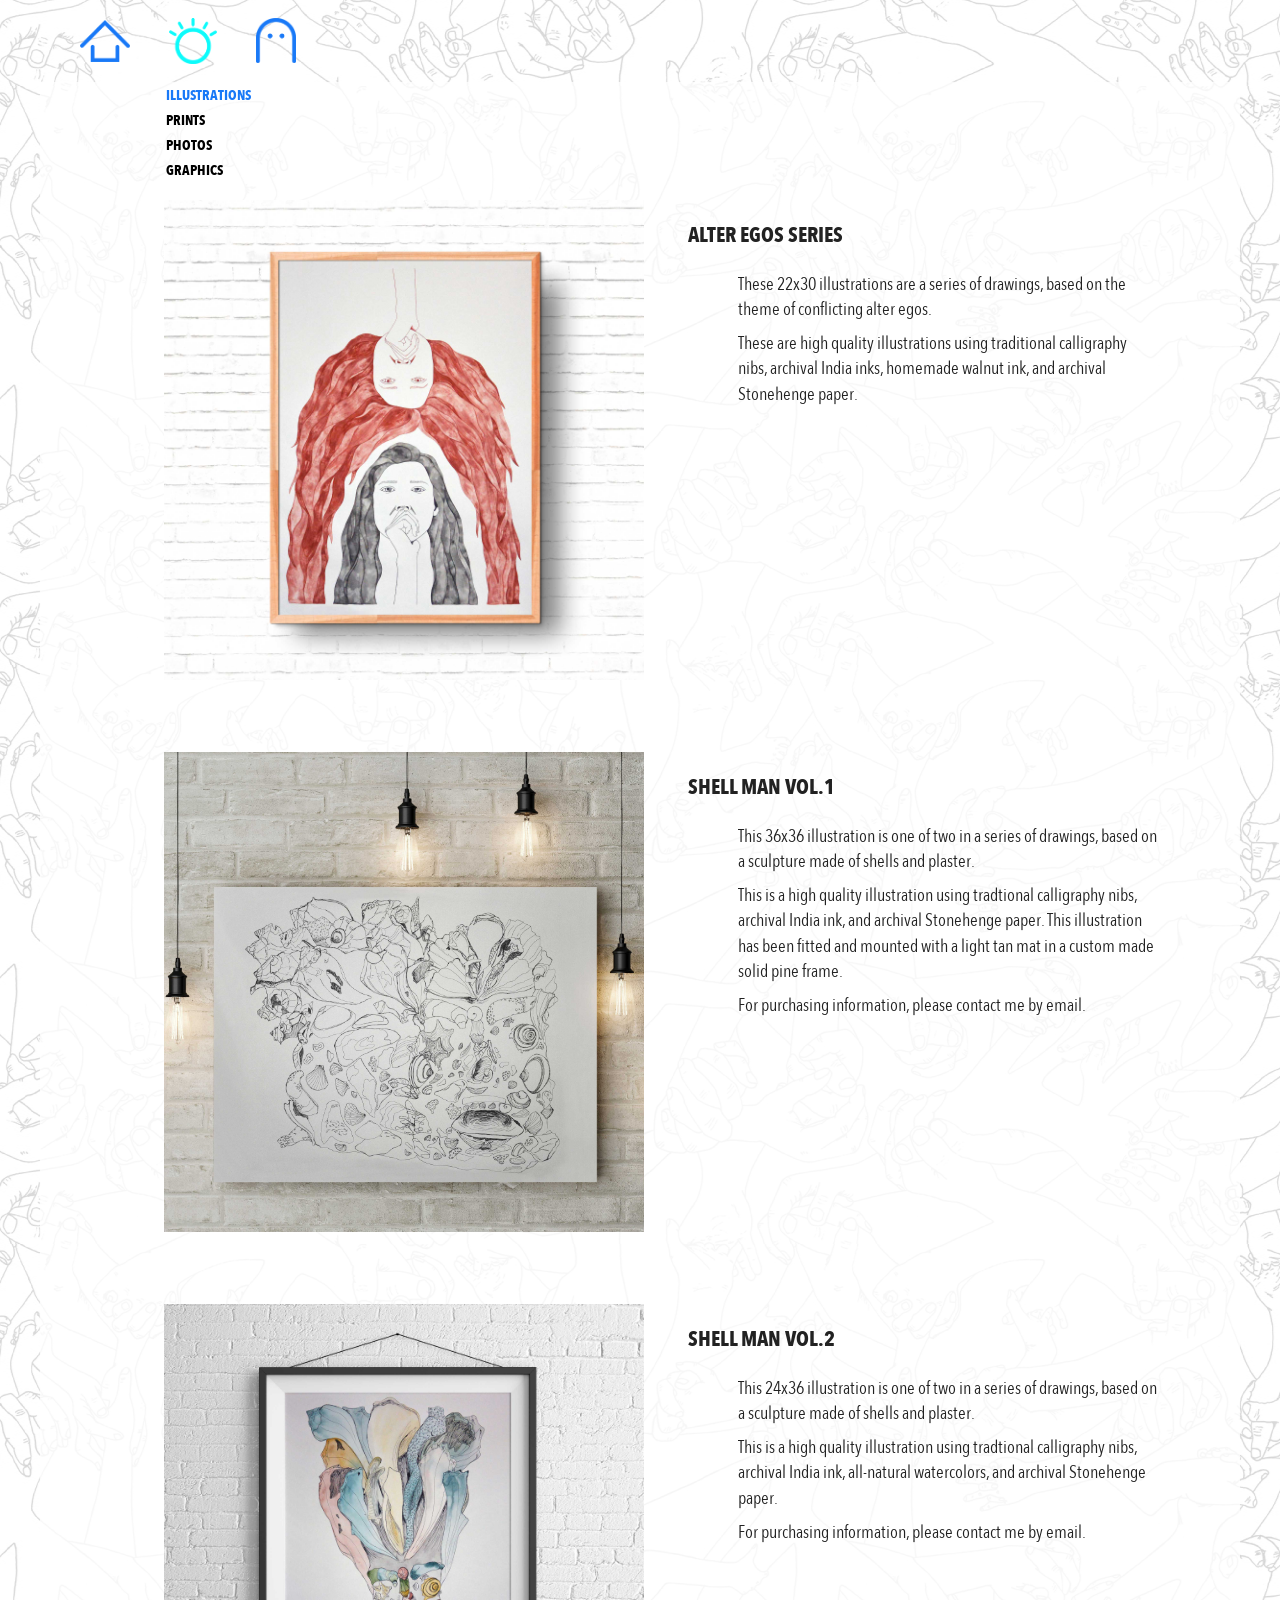
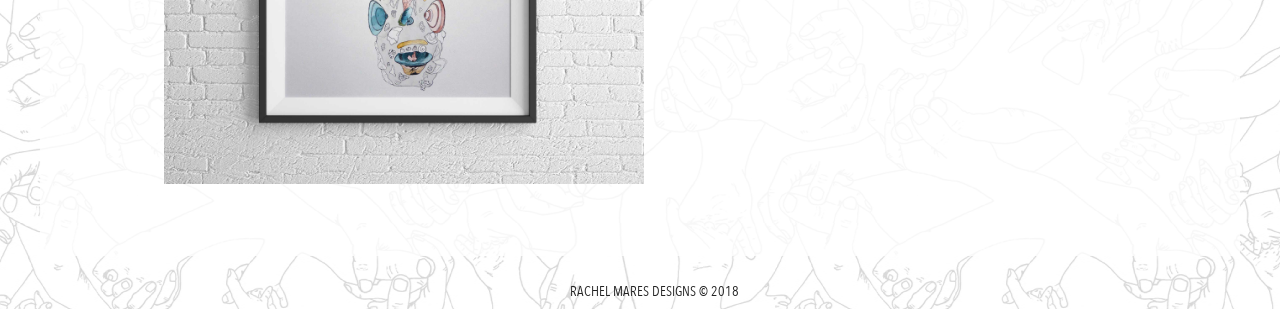
<file: work.html>
<!doctype html>
<html class="no-js" lang="">

    
<head>
    <meta charset="utf-8">
    <meta http-equiv="x-ua-compatible" content="ie=edge">
    <title>ILLUSTRATION STUFF</title>
    <meta name="description" content="Hi there, my name is Rachel Mares. And making is my thing. Throughout my work, I strive to create captivating and thought-provoking moments through storytelling and linear details. I am a dreamer, a radical thinker, and am in the market to impact the visual world.">
    <meta name="viewport" content="width=device-width, initial-scale=1">
    <link rel="stylesheet" href="css/normalize.css">
    <link rel="stylesheet" href="css/lightbox.css">
    <link rel="stylesheet" href="css/style.css">
    <link rel="stylesheet" href="css/fonts.css">
</head>


<body>
    <div class="container">
    
    <header>
        <nav>
            <ul>
                <li><a href="home.html"><img src="img/navicon-1.png" width="50px" height=""/></a></li>
                <li><a href="work.html"><img src="img/navicon-2_teal.png" width="48px" height=""/></a></li>
                <li><a href="about.html"><img src="img/navicon-3.png" width="40px" height=""/></a></li>
            </ul>
        </nav>
    </header>
    
    <div class="overlay"> 
    
        
    <div class="subnav">
    <ul>
        <li><a class="selected" href="shop.html">ILLUSTRATIONS</a></li>
        <li><a href="prints.html">PRINTS</a></li>
        <li><a href="photos.html">PHOTOS</a></li>
        <li><a href="graphics.html">GRAPHICS</a></li>
    </ul>
    </div>
    
    
    <a class="" href="img/AE2.jpg" data-lightbox="1" data-title="Alter Egos">
        <img class="shop" src="img/AE2.jpg" alt="Alter Egos"/></a>
    <span class="description">
        <h3>ALTER EGOS SERIES</h3>
        <p>These 22x30 illustrations are a series of drawings, based on the theme of conflicting alter egos.</p>
        <p>These are high quality illustrations using traditional calligraphy nibs, archival India inks, homemade walnut ink, and archival Stonehenge paper.</p>    
    </span> 
           
        
    <a class="" href="img/TurdlitVol1.jpg" data-lightbox="2" data-title="Shell Man Vol.1">
        <img class="shop" src="img/TurdlitVol1.jpg" alt="Shell Man Vol.1"/></a>
    <span class="description">
        <h3>SHELL MAN VOL.1</h3>
        <p>This 36x36 illustration is one of two in a series of drawings, based on a sculpture made of shells and plaster.</p>
        <p>This is a high quality illustration using tradtional calligraphy nibs, archival India ink, and archival Stonehenge paper. This illustration has been fitted and mounted with a light tan mat in a custom made solid pine frame.</p>
        <p>For purchasing information, please contact me by email.</p>
    </span>
    
        
    <a class="" href="img/TurdlitVol2.jpg" data-lightbox="3" data-title="Shell Man Vol.2">
        <img class="shop" src="img/TurdlitVol2.jpg" alt="Shell Man Vol.2"/></a>
    <span class="description">
        <h3>SHELL MAN VOL.2</h3>
        <p>This 24x36 illustration is one of two in a series of drawings, based on a sculpture made of shells and plaster.</p>
        <p>This is a high quality illustration using tradtional calligraphy nibs, archival India ink, all-natural watercolors, and archival Stonehenge paper.</p>
        <p>For purchasing information, please contact me by email.</p>
    </span>
    
        
        
        
    <!--ADDITIONAL PICS-->
       
    <a class="" href="img/AE2_2.jpg" data-lightbox="1" data-title="Alter Egos">
        <img class="nonshop" src="img/AE2_2.jpg" alt="Alter Egos"/></a>
        <a class="" href="img/AE2_3.jpg" data-lightbox="1" data-title="Alter Egos">
        <img class="nonshop" src="img/AE2_3.jpg" alt="Alter Egos"/></a>
    <a class="" href="img/AE1.jpg" data-lightbox="1" data-title="Alter Egos">
        <img class="nonshop" src="img/AE1.jpg" alt="Alter Egos"/></a>
        <a class="" href="img/AE1_2.jpg" data-lightbox="1" data-title="Alter Egos">
            <img class="nonshop" src="img/AE1_2.jpg" alt="Alter Egos"/></a>
        <a class="" href="img/AE1_3.jpg" data-lightbox="1" data-title="Alter Egos">
        <img class="nonshop" src="img/AE1_3.jpg" alt="Alter Egos"/></a>
    <a class="" href="img/AE3.jpg" data-lightbox="1" data-title="Alter Egos">
        <img class="nonshop" src="img/AE3.jpg" alt="Alter Egos"/></a>
        <a class="" href="img/AE3_2.jpg" data-lightbox="1" data-title="Alter Egos">
            <img class="nonshop" src="img/AE3_2.jpg" alt="Alter Egos"/></a>
        <a class="" href="img/AE3_3.jpg" data-lightbox="1" data-title="Alter Egos">
        <img class="nonshop" src="img/AE3_3.jpg" alt="Alter Egos"/></a>
        
        
    <a class="nonshop" href="img/TurdlitVol1_2.jpg" data-lightbox="2" data-title="Shell Man Vol.1">
        <img class="" src="img/TurdlitVol1_2.jpg" alt="Shell Man Vol.1"/></a>
    <a class="nonshop" href="img/TurdlitVol1_3.jpg" data-lightbox="2" data-title="Shell Man Vol.1">
        <img class="" src="img/TurdlitVol1_3.jpg" alt="Shell Man Vol.1"/></a>
        
        
    <a class="itis" href="img/TurdlitVol2_2.jpg" data-lightbox="3" data-title="Shell Man Vol.2">
            <img class="" src="img/TurdlitVol2_2.jpg" alt="Shell Man Vol.2"/></a>
        
        
    
    

    
    
    
    
    
    </div><!--end of overlay-->
        
    </div><!--end of container-->




    <script src="js/vendor/modernizr-3.5.0.min.js"></script>
    <script src="https://code.jquery.com/jquery-3.2.1.min.js" integrity="sha256-hwg4gsxgFZhOsEEamdOYGBf13FyQuiTwlAQgxVSNgt4=" crossorigin="anonymous"></script>
    <script>window.jQuery || document.write('<script src="js/vendor/jquery-3.2.1.min.js"><\/script>')</script>
    <script src="js/main.js"></script>
    <script src="js/vendor/lightbox.js"></script>

    <!-- Google Analytics: change UA-XXXXX-Y to be your site's ID. -->
    <script>
        window.ga=function(){ga.q.push(arguments)};ga.q=[];ga.l=+new Date;
        ga('create','UA-XXXXX-Y','auto');ga('send','pageview')
    </script>
    <script src="https://www.google-analytics.com/analytics.js" async defer></script>
</body>

<footer> 
<p class="foot">RACHEL MARES DESIGNS &copy; 2018</p>
</footer>

</html>
</file>
<file: css/style.css>
html {
    color: #222;
    font-size: 1em;
    line-height: 1.4;
}

::-moz-selection {
    background: #b3d4fc;
    text-shadow: none;
}

::selection {
    background: #b3d4fc;
    text-shadow: none;
}

hr {
    display: block;
    height: 1px;
    border: 0;
    border-top: 1px solid #ccc;
    margin: 1em 0;
    padding: 0;
}

audio,
canvas,
iframe,
img,
svg,
video {
    vertical-align: middle;
}

fieldset {
    border: 0;
    margin: 0;
    padding: 0;
}

textarea {
    resize: vertical;
}

/* ==========================================================================
   MOBILE FIRST STYLES -- This is for mobile views
   ========================================================================== */

.container {
    width: 100%;
    max-width: 1200px;
    margin: 0 auto;
    
}

.container:after {
  content: '';
  display: block;
  clear: both;
  padding: 0em;
}

body {
    background:url(../images/repeat-background.jpg) center center;
    font-size: 18px;
    font-family: avenir next condensed, sans-serif;
    text-align: left;
    margin: auto;
}

.overlay {
    background-color: rgba(255,255,255,0.8);
}

.mmm-1 {
    display: block;
    width:70%;
    margin: 0 auto;
    padding-top: 9em;
}
.mmm-2 {
    display: none;
}

h1 {
    padding: .5em .5em 0em .4em;
    margin: 0 auto;
    font-size: 2.5em;
}

.mmm {
    width: 80%;
    padding: 0em 1em 1em 1em;
    display: block;
    max-width: 300px;
}

.profile {
    
}

.aintno {
    display: none;
}

.itis {
    display: none;
}

.apples {
    display: none;
    }    
    
.moments {
    display: none;    
    }   
 
.peoples {
    display: none;    
    }

.thumb {
    display: none;
}

.about {
    padding: 0em 1em;
    display: relative;
}

.hi {
    font-weight: 700;
    color: #1979f7;
}

p {
    padding-left: 2em;
    margin-top: 0em;
    margin-bottom: .5em;
}

.contact {
    padding: 0em 1em;
}

.lately {
    padding: 0em 1em;
}

.insta {
    margin: 0 auto;
}

.social {
    padding: 1em 0em 1em 1em;
}

.shop {
    position: relative;
    width: 100%;
    padding-bottom: 1em;
    display: block;
    margin: 0 auto;
}

.description {
    margin: 0 auto;
    padding: 0em 1em 3em 1.5em;
    display: block;
}

.nonshop {
    display: none;    
    }

.selected{
    color: #1979f7!important;
    }

.left {
    width: 70%;
    float: none;
    display: block;
    padding: .25em 0em 0em 2em;
}

.mid, .right {
    width: 70%;
    float: none;
    display: block;
    padding: 1em 0em 0em 2em;
    }

h2 {
    padding: .5em 0em .5em .25em;
    margin: 0 auto;
}


.grid {
    padding: 0em; 
}

.square {
    width: 100%;
    position: relative;
    margin: 0 auto;
    padding: 0em;
}

.square:hover {
    opacity:.7;   
    }



/***************** SPLASH *****************/

.splash {
	height: 700px;
	z-index: 999;
	text-align: center;
}


a.splash-arrow {
	color: #1979f7;
	font-size: 1.2em;
	display:inline-block;
    position:relative;
    padding: 0;
    text-decoration: none;
    line-height: 50px;
	top:75%;
	font-weight: bold;
	transition: all 0.2s ease;
    margin-top: 45%;  
}

a.splash-arrow:hover {
	color: #0DFBFB;
}





/******************** NAV ********************/

nav {
    margin: 0 auto;
}

nav ul li {
    display: inline;
    padding: 0em 2em 0em 0em;
    margin: 0 auto;
}


/******************** SUB-NAV ********************/

.subnav ul li {
    display: block;
    list-style-type: none;
    margin-left: 4.75em;
}

.subnav ul li a {
    text-decoration: none;
    color: black;
    font-weight: 600;
    font-size: .75em;
}

.subnav a:hover {
    color: #0DFBFB;
} 



/* ==========================================================================
   MEDIA QUERIES -- This is for transition betweent the mobile and desktop views
   ========================================================================== */

@media only screen and (min-width: 600px) and (max-width: 1050px)  {
    
.shop {
    width: 30%;
    float: left;
}
    
.description {
    width: 30%;
    float: left;
    display: block;
}   
   
    
    
    
    
    
    
    
} /*******DON'T DELETE THIS BRACKET-END OF TRANSITION FROM MOBILE TO DESKTOP QUERY********/




/* ==========================================================================
   MEDIA QUERIES -- This is for desktop views
   ========================================================================== */

@media only screen and (min-width: 600px) {
    
.container {
    width: 100%;
    max-width: 1200px;
    margin: 0 auto;
    
    }
    
.mmm-1 {
    display: none;
}
    
.mmm-2 {
    margin: 0 auto;
    width: 80%;
    display: block;
    padding-top: 13em;
}
    
.container:after {
    content: "";
    display: table;
    clear: both;
    transition: all 600ms ease;

}

body {
    background:url(../images/repeat-background.jpg) center center;
    font-size: 18px;
    font-family: avenir next condensed, sans-serif;
    text-align: left;
}

.overlay {
    background-color: rgba(255,255,255,0.8);
}

.overlay:after {
  content: "";
  display: table;
  clear: both;
}

h1 {
    padding-left: .4em;
    font-size: 2.5em;
    margin: 0 auto;
}

.mmm {
    padding-left: 1em;
    clear: both;
    display: block;
    width: 300px;
}

.profile {
    float:left;
    padding: 1.1em 0em 1.75em 0em;
    width: 30%;
    min-width:400px;
}

.about {
    float: right;
    width: 60%;
    display: block;
    padding-left: 0em;   
}

.hi {
    font-weight: 700;
    color: #1979f7;
}

.contact {
    float: left;
    padding-right: 5em;
    padding-left: 0em;
}

.lately {
    float: right;
    width: 60%;
}

h2 {
    padding-top: .5em;
    padding-bottom: .5em;
    margin: 0 auto;
}    

.contacth2 {
    padding-left: .75em;
    padding-top: 1em
    }    
    
p {
    padding-left: 2.75em;
    padding-right: .6em;
    margin-top: 0em;
    margin-bottom: .5em;
}

.insta {
    padding-top: 1em;
}

.left {
    padding-left: 3em;
    width: 28%;
    display: inline;
    padding-top: 0em;
    padding-bottom: .5em;
}
    
.mid, .right {
    padding-left: 1em;
    width: 28%;
    display: inline;
    padding-top: 0em;
    padding-bottom: .5em;
}
 
.left:hover {
    opacity:.7;   
    }
    
.mid:hover {
    opacity:.7;   
    }
    
.right:hover {
    opacity:.7;   
    }    
    
.social {
    float: left;
    display: inline-block;
    padding: 1.5em 0em .5em 1em;
}    

.aintno {
    display: none;
}

.itis {
    display: none;
}
        
.apples {
    display: none;
    }    
    
.moments {
    display: none;    
    }   
 
.peoples {
    display: none;    
    }
    
.thumb {
    display: none;
}    

.shop {
    display: block;
    width: 40%;
    float: left;
    padding-bottom: 4em;
    margin-left: 6.9em;
}

.shop:hover {
    opacity:.7;   
    }    
    
.description {
    float: right;
    display: block;
    width: 40%;
    margin-right: 4em;
    padding: 0em;
}    
    
.nonshop {
    display: none;    
    }

.monogram {
    border: 1px  solid black;
    display: block;
    width: 40%;
    float: left;
    margin-left: 6.9em;
    animation-duration: 5s;
    }
    
.icons {
    float: left;
    position: relative;
    } 
  
video.thumbvid {
    display: block;
    width: 40%;
    float: left;
    padding-bottom: 4em;
    margin-left: 6.9em;
    background-size: contain;
    }
    
.foot {
    text-align: center;
    font-size: .75em;
    padding-top: 2em;
    }
    
.grid {
    float: left;
    width: 33%;
    margin:0 auto;
    padding: 0em;
}

.square {
    width: 100%;
    position: relative;
    margin: 0 auto;
    padding: 0em;
}  
    
.row1, .row2, .row3 {
    clear: both;    
    }    

.square:hover {
    opacity:.7;   
    }    
    
    
    
    
/***** ----- splash arrow --*****/
    
a.splash-arrow {
	
	display:inline-block;
    position:relative;
    padding: 0;
    line-height: 50px;
	top:75%;
	text-decoration: none;
	font-weight: bold;
	transition: all 0.2s ease;
    margin-top: 20%;
    
}
    
    
/******** ---- grid ---- ********/

.grid {
    
  
}

/* clearfix */
.grid:after {
  content: '';
  display: block;
  clear: both;
}

    
/********* ---- grid-item ---- *********/

.grid-sizer,
.grid-item {
  width: 10%;
}

.grid-item--width1 { width: 10%; }
.grid-item--width2 { width: 20%; }
.grid-item--width3 { width: 30%; }
.grid-item--width4 { width: 40%; }
.grid-item--width5 { width: 50%; }
.grid-item--width6 { width: 60%; }
.grid-item--width7 { width: 70%; }
.grid-item--width8 { width: 80%; }
.grid-item--width9 { width: 90%; }
.grid-item--width10 { width: 100%; }
    
    
}/****DON'T DELETE THIS BRACKET--END OF MEDIA DESKTOP QUERY****/

/* ==========================================================================
   TRANSITION FROM DESKTOP TO MOBILE VIEW
   ========================================================================== */

@media only screen and (min-width: 600px) and (max-width: 1200px)  {
.about, .lately {
    float: none;
    display: block;
    margin: 0 auto;
    }

.profile {
    padding-right: 1.75em;
    
    }    
    
.lately {
    
    position: relative;
    display: block;
    }    
    
.left, .mid, .right {
    width: 40%;
    }    
    
.icons {
    float: left;
    display: block;
    } 
    
    
.lately {
    padding: 0em;    
    }    
    
}/****DON'T DELETE THIS BRACKET****/


/* ==========================================================================
   Helper classes
   ========================================================================== */

/*
 * Hide visually and from screen readers
 */

.hidden {
    display: none !important;
}

.clearfix:before,
.clearfix:after {
    content: " "; /* 1 */
    display: table; /* 2 */
}

.clearfix:after {
    clear: both;
}
</file>
<file: css/fonts.css>
@font-face {
    font-family: 'Avenir Next Condensed Demi';
    src: url('AvenirNextCondensed-DemiBoldItalic.woff2') format('woff2'),
        url('AvenirNextCondensed-DemiBoldItalic.woff') format('woff');
    font-weight: 600;
    font-style: italic;
}

@font-face {
    font-family: 'Avenir Next Condensed Ultra';
    src: url('AvenirNextCondensed-UltraLight.woff2') format('woff2'),
        url('AvenirNextCondensed-UltraLight.woff') format('woff');
    font-weight: 200;
    font-style: normal;
}

@font-face {
    font-family: 'Avenir Next Condensed';
    src: url('AvenirNextCondensed-Medium.woff2') format('woff2'),
        url('AvenirNextCondensed-Medium.woff') format('woff');
    font-weight: 500;
    font-style: normal;
}

@font-face {
    font-family: 'Avenir Next Condensed';
    src: url('AvenirNextCondensed-Italic.woff2') format('woff2'),
        url('AvenirNextCondensed-Italic.woff') format('woff');
    font-weight: normal;
    font-style: italic;
}

@font-face {
    font-family: 'Avenir Next Condensed';
    src: url('AvenirNextCondensed-Regular.woff2') format('woff2'),
        url('AvenirNextCondensed-Regular.woff') format('woff');
    font-weight: normal;
    font-style: normal;
}

@font-face {
    font-family: 'Avenir Next Condensed';
    src: url('AvenirNextCondensed-Bold.woff2') format('woff2'),
        url('AvenirNextCondensed-Bold.woff') format('woff');
    font-weight: bold;
    font-style: normal;
}

@font-face {
    font-family: 'Avenir Next Condensed Ultra';
    src: url('AvenirNextCondensed-UltraLightItalic.woff2') format('woff2'),
        url('AvenirNextCondensed-UltraLightItalic.woff') format('woff');
    font-weight: 200;
    font-style: italic;
}

@font-face {
    font-family: 'Avenir Next Condensed Demi';
    src: url('AvenirNextCondensed-DemiBold.woff2') format('woff2'),
        url('AvenirNextCondensed-DemiBold.woff') format('woff');
    font-weight: 600;
    font-style: normal;
}

@font-face {
    font-family: 'Avenir Next Condensed';
    src: url('AvenirNextCondensed-BoldItalic.woff2') format('woff2'),
        url('AvenirNextCondensed-BoldItalic.woff') format('woff');
    font-weight: bold;
    font-style: italic;
}

@font-face {
    font-family: 'Avenir Next Condensed';
    src: url('AvenirNextCondensed-Heavy.woff2') format('woff2'),
        url('AvenirNextCondensed-Heavy.woff') format('woff');
    font-weight: 900;
    font-style: normal;
}

@font-face {
    font-family: 'Avenir Next Condensed';
    src: url('AvenirNextCondensed-MediumItalic.woff2') format('woff2'),
        url('AvenirNextCondensed-MediumItalic.woff') format('woff');
    font-weight: 500;
    font-style: italic;
}

@font-face {
    font-family: 'Avenir Next Condensed';
    src: url('AvenirNextCondensed-HeavyItalic.woff2') format('woff2'),
        url('AvenirNextCondensed-HeavyItalic.woff') format('woff');
    font-weight: 900;
    font-style: italic;
}
</file>
